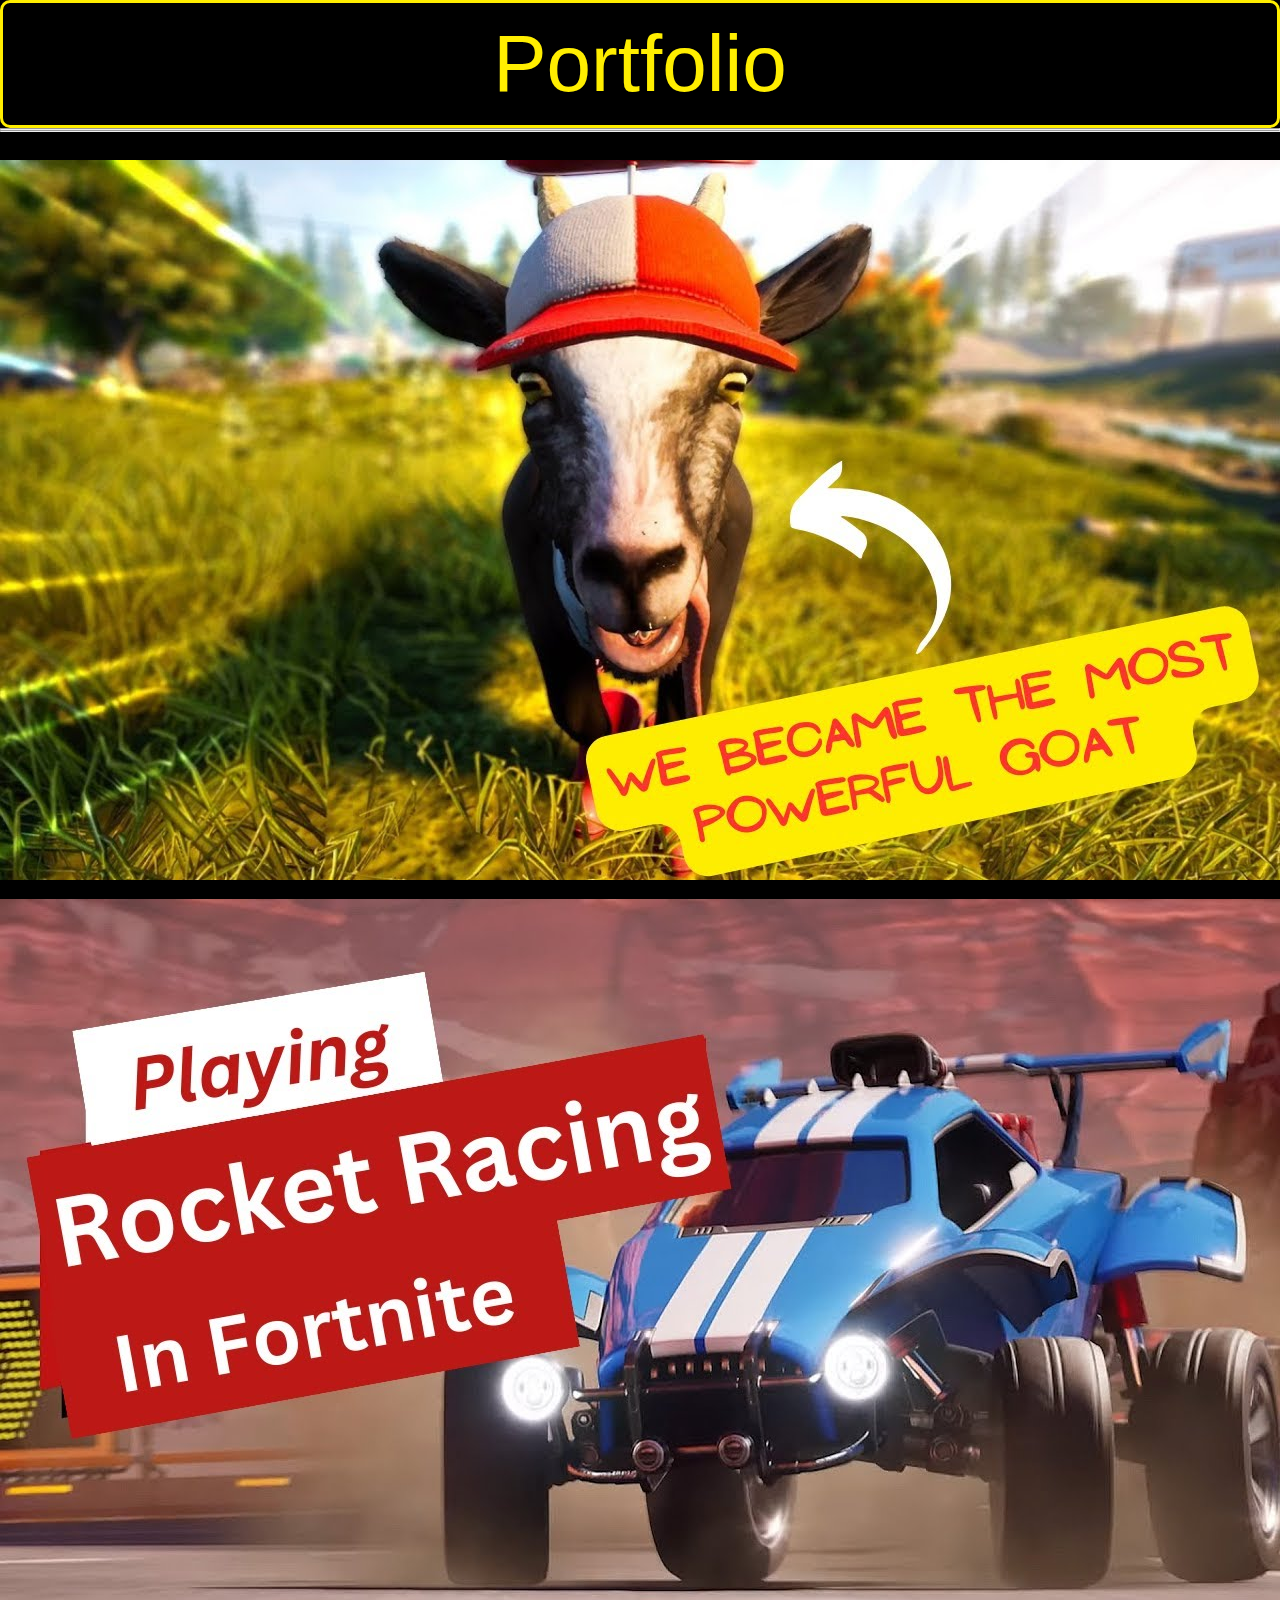
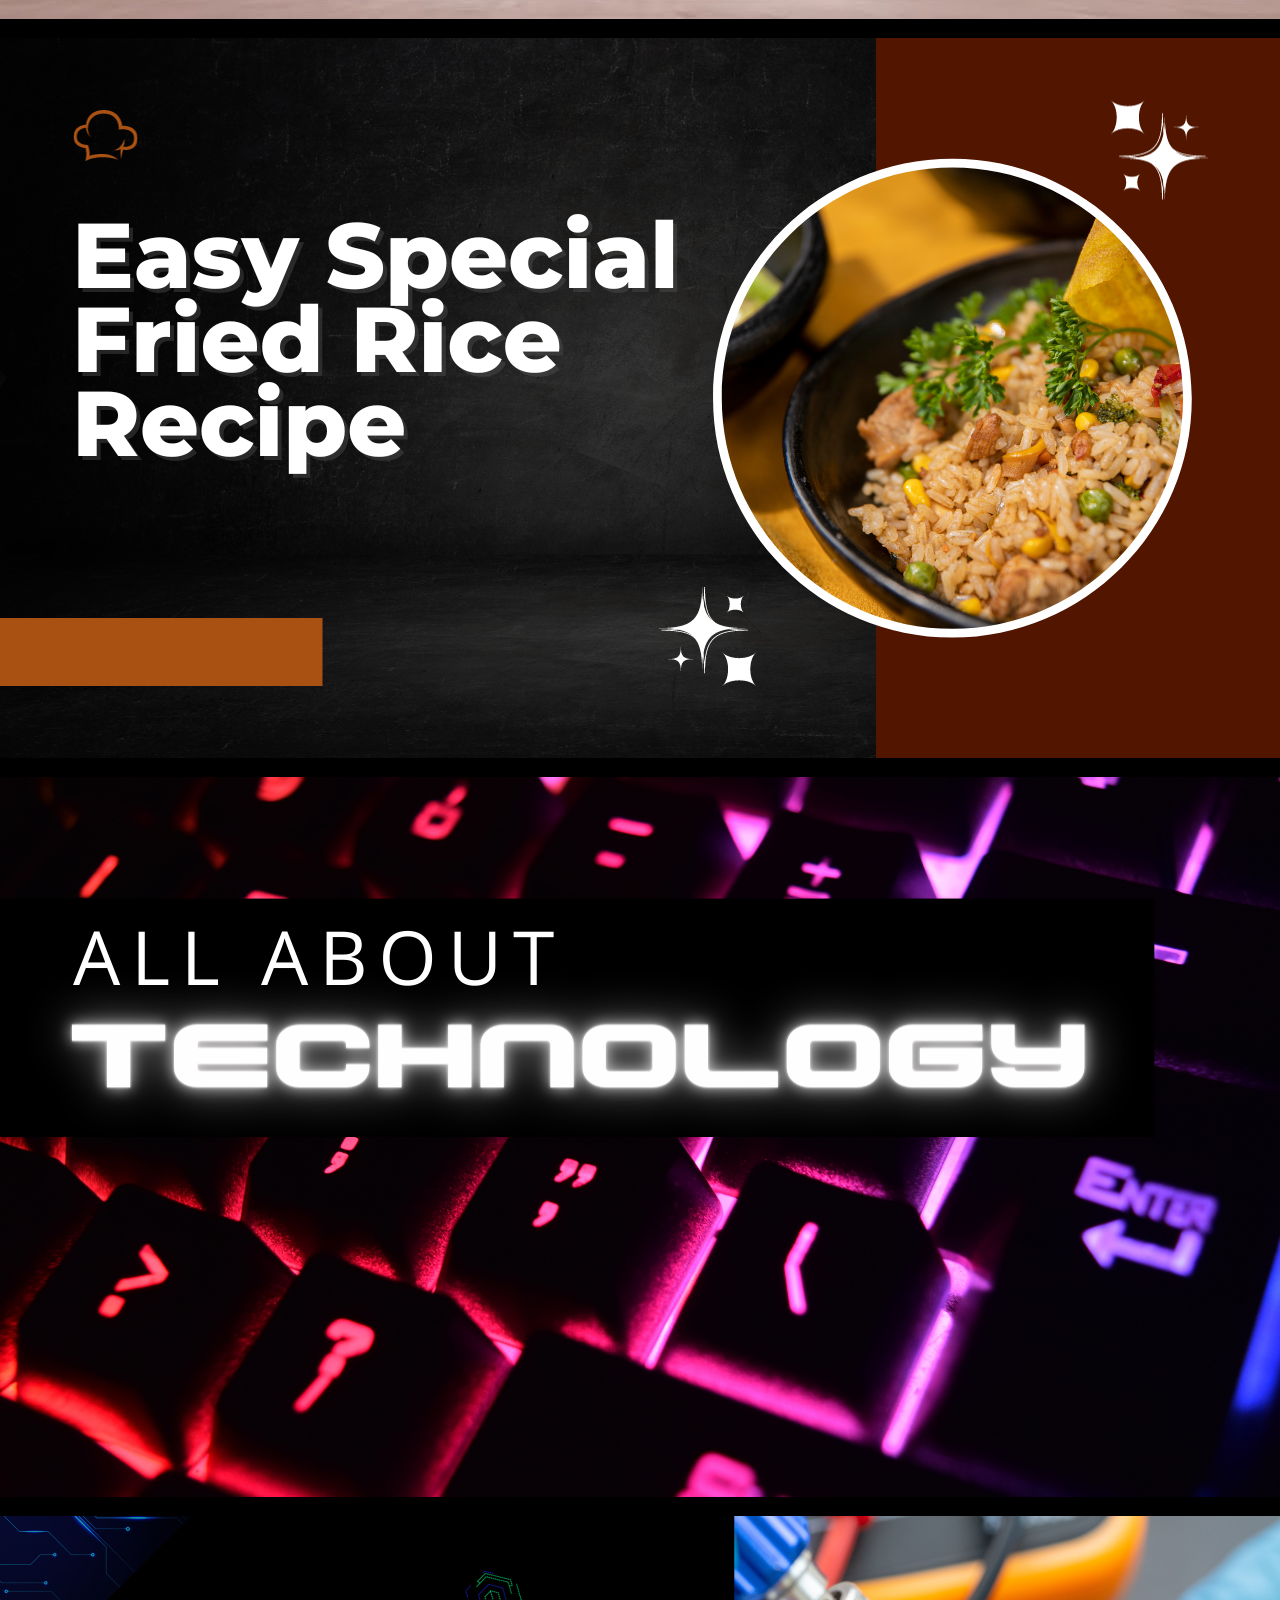
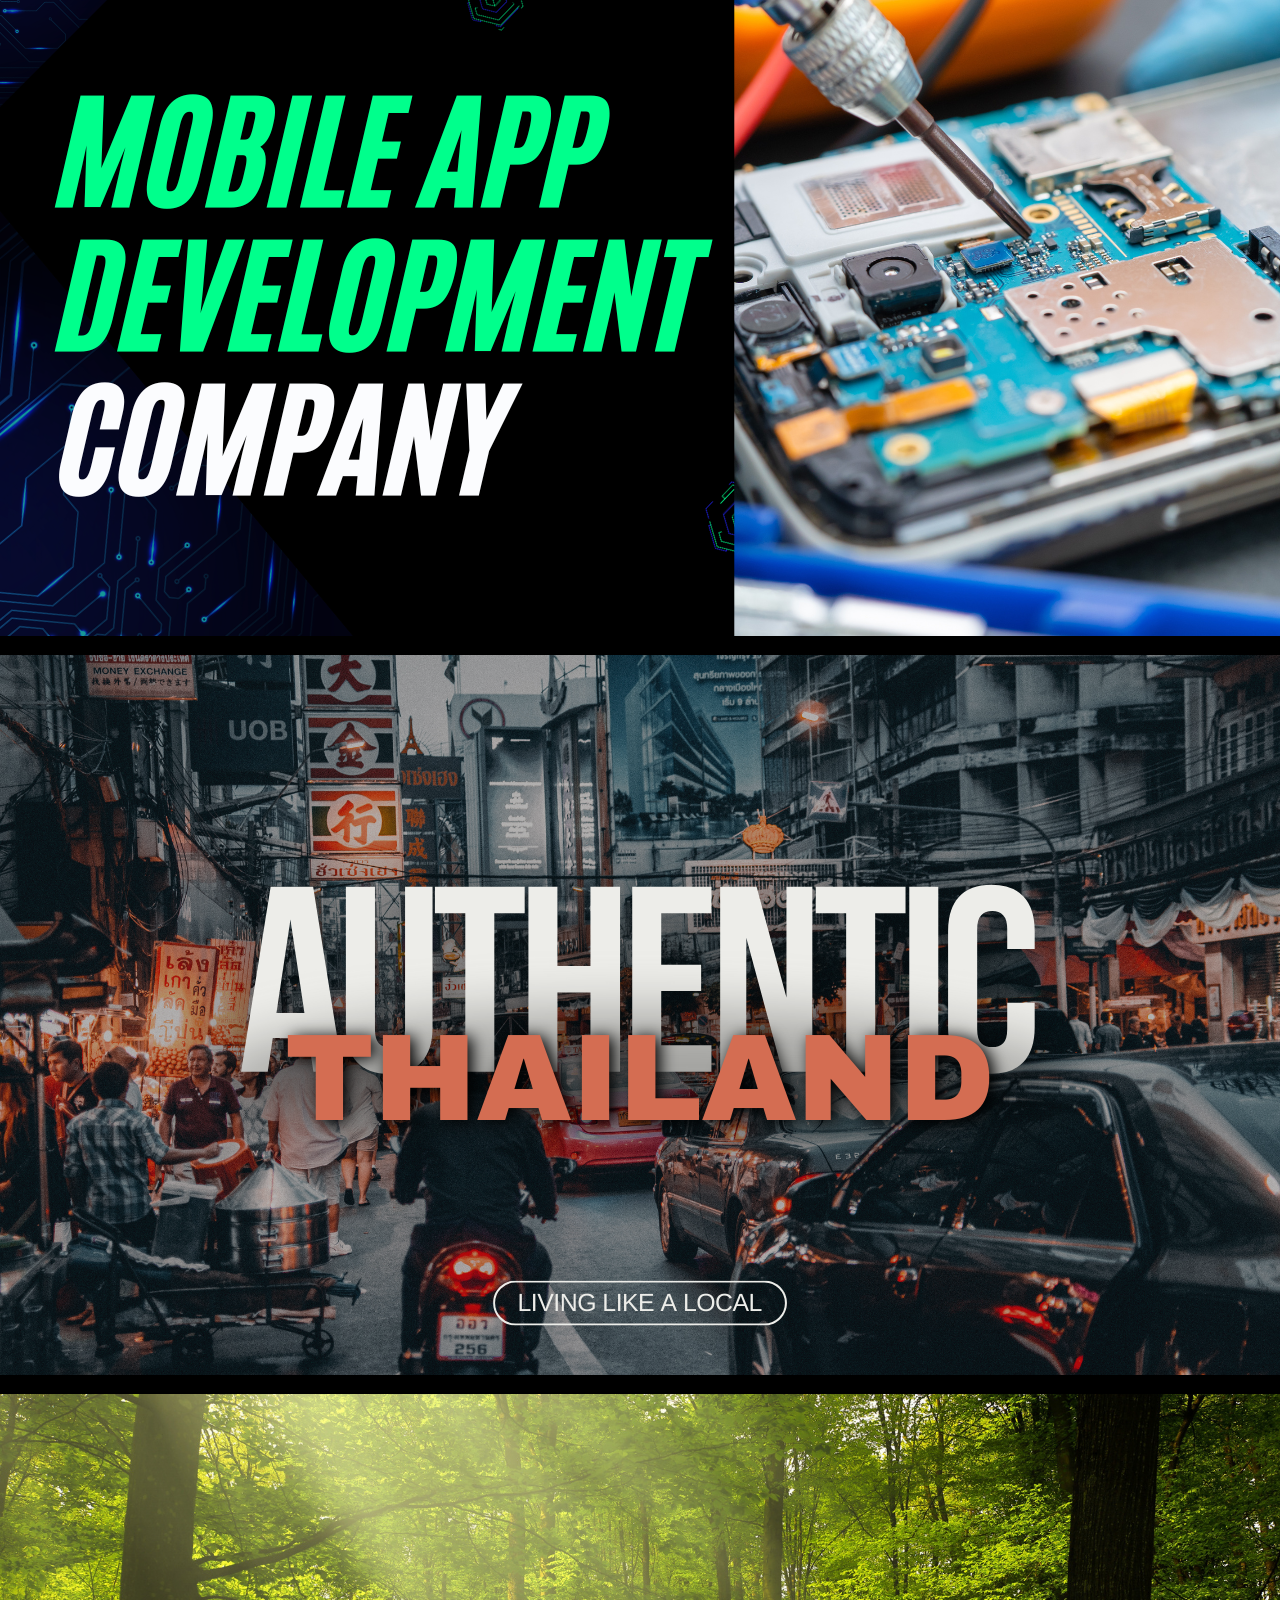
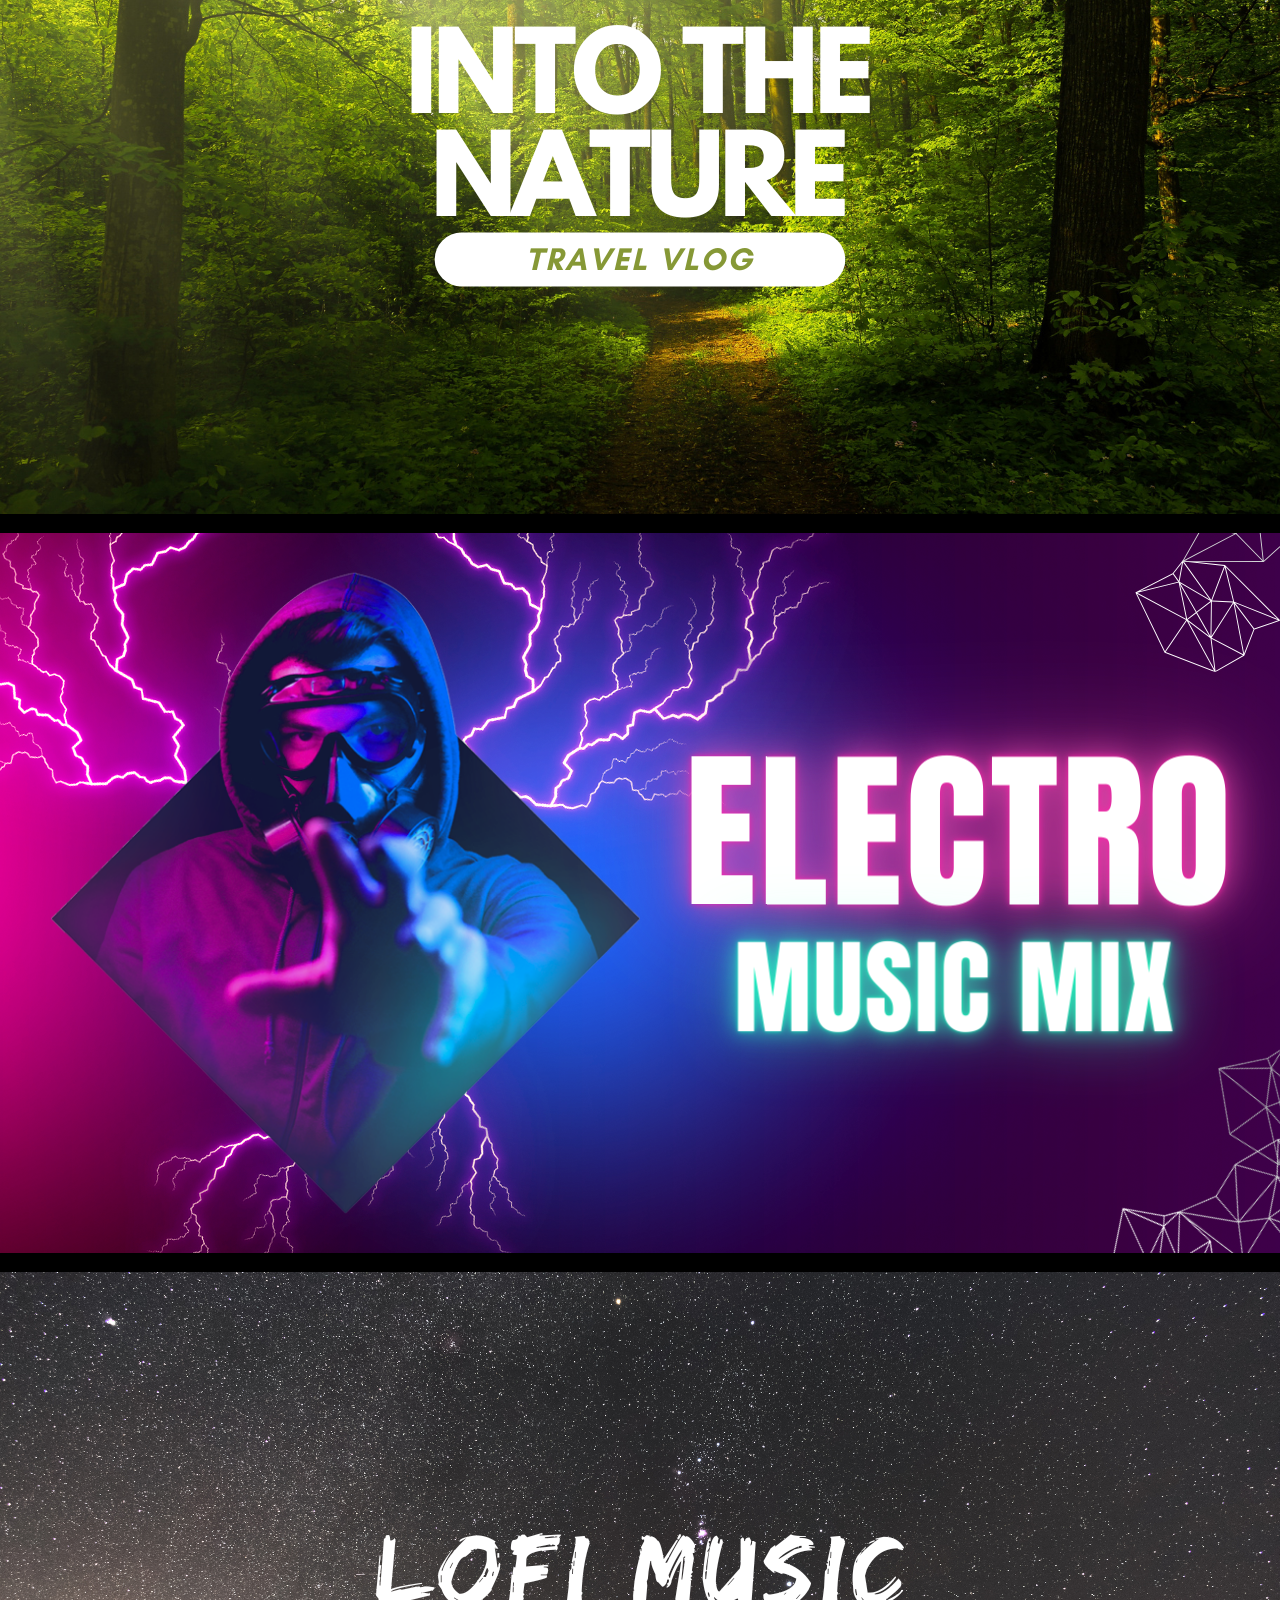
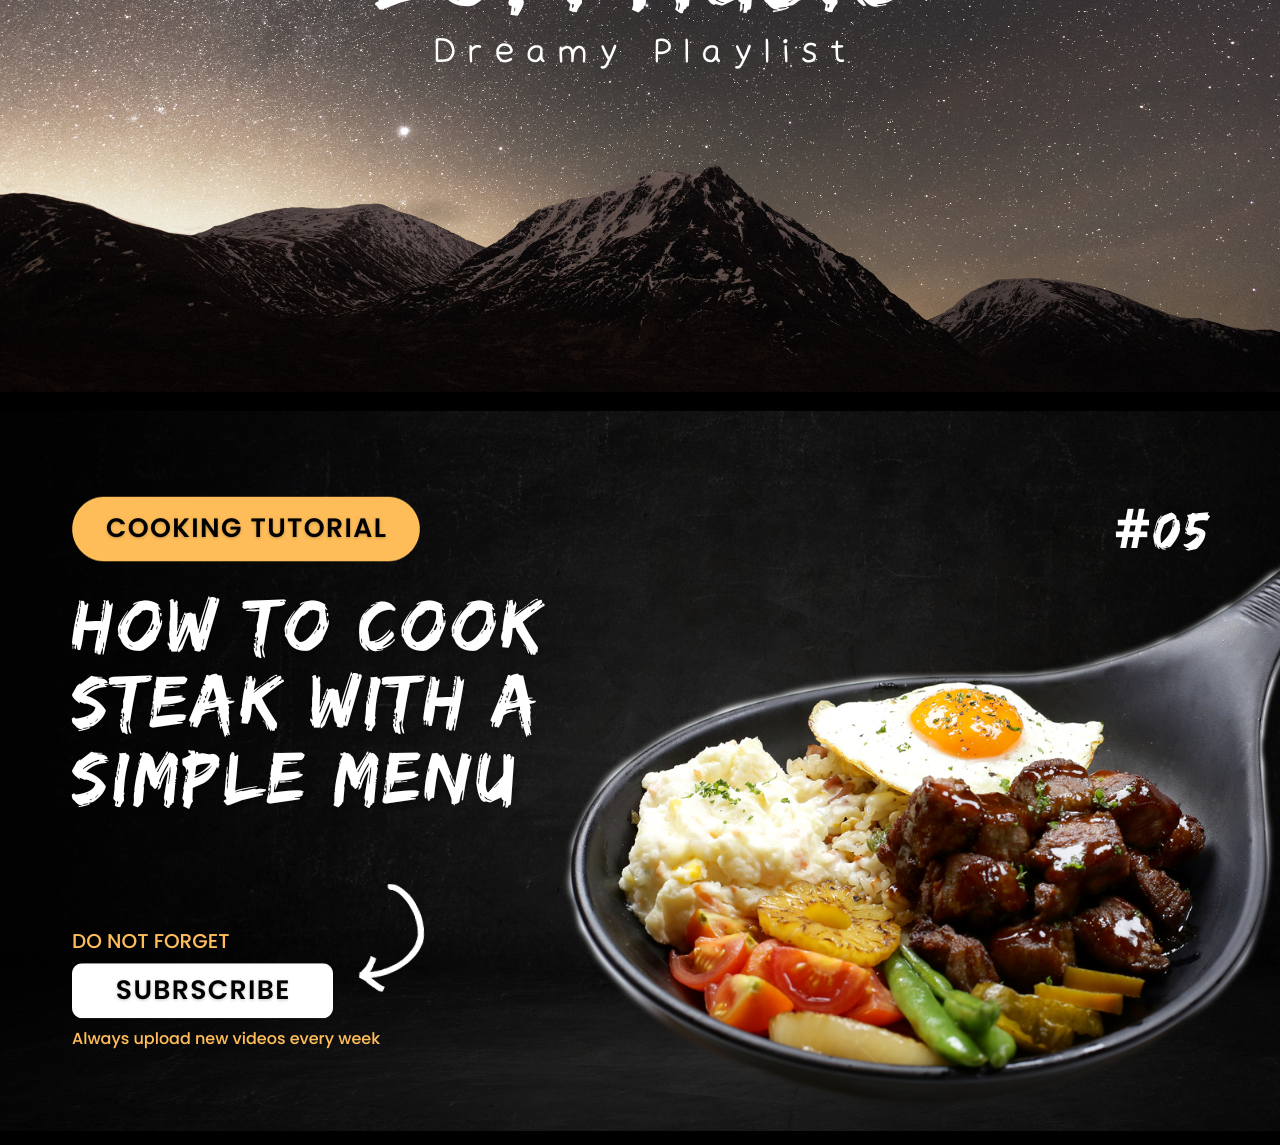
<file: Portfolio.html>
<!DOCTYPE html>
<html lang="en">
<head>
    <meta charset="UTF-8">
    <meta name="viewport" content="width=device-width, initial-scale=1.0">
    <title>Portfolio</title>
    <link rel="stylesheet" href="style1.css">
</head>
<body>
    <div class="container">

        <h1>Portfolio</h1>
        <hr>
        <hr>
        <br>

    
        <div class="image-container">
                  <div class="image"><img src="assets/1.jpg" alt="1"></div>
                  <div class="image"><img src="assets/2.jpg" alt="1"></div>
                  <div class="image"><img src="assets/3.png" alt="1"></div>
                  <div class="image"><img src="assets/4.png" alt="1"></div>
                  <div class="image"><img src="assets/5.png" alt="1"></div>
                  <div class="image"><img src="assets/6.png" alt="1"></div>
                  <div class="image"><img src="assets/7.png" alt="1"></div>
                  <div class="image"><img src="assets/8.png" alt="1"></div>
                  <div class="image"><img src="assets/9.png" alt="1"></div>
                  <div class="image"><img src="assets/10.png" alt="1"></div>
                  
                </div>
                </div>
</body>
</html>
</file>
<file: style1.css>
*{

    margin: 0 ; padding: 0;
    box-sizing: border-box;

}

.container{
    position: relative;
    min-height: 100vh;
    background-color: black;

}

.container h1{
    border: 5px solid #ffee00;
    border-radius: 10px;
    border-width: 3px;
    font-size: 80px;
    font-family: Verdana, Geneva, Tahoma, sans-serif;
    font-weight: normal;
    padding: 15px;
    color: #ffee00;
    text-align: center;
    text-transform: capitalize;
}

.container .image-container {
    display: flex;
    flex-wrap: wrap;
    gap: 15px;
    justify-content: center;
    padding: 10px;
}
</file>
